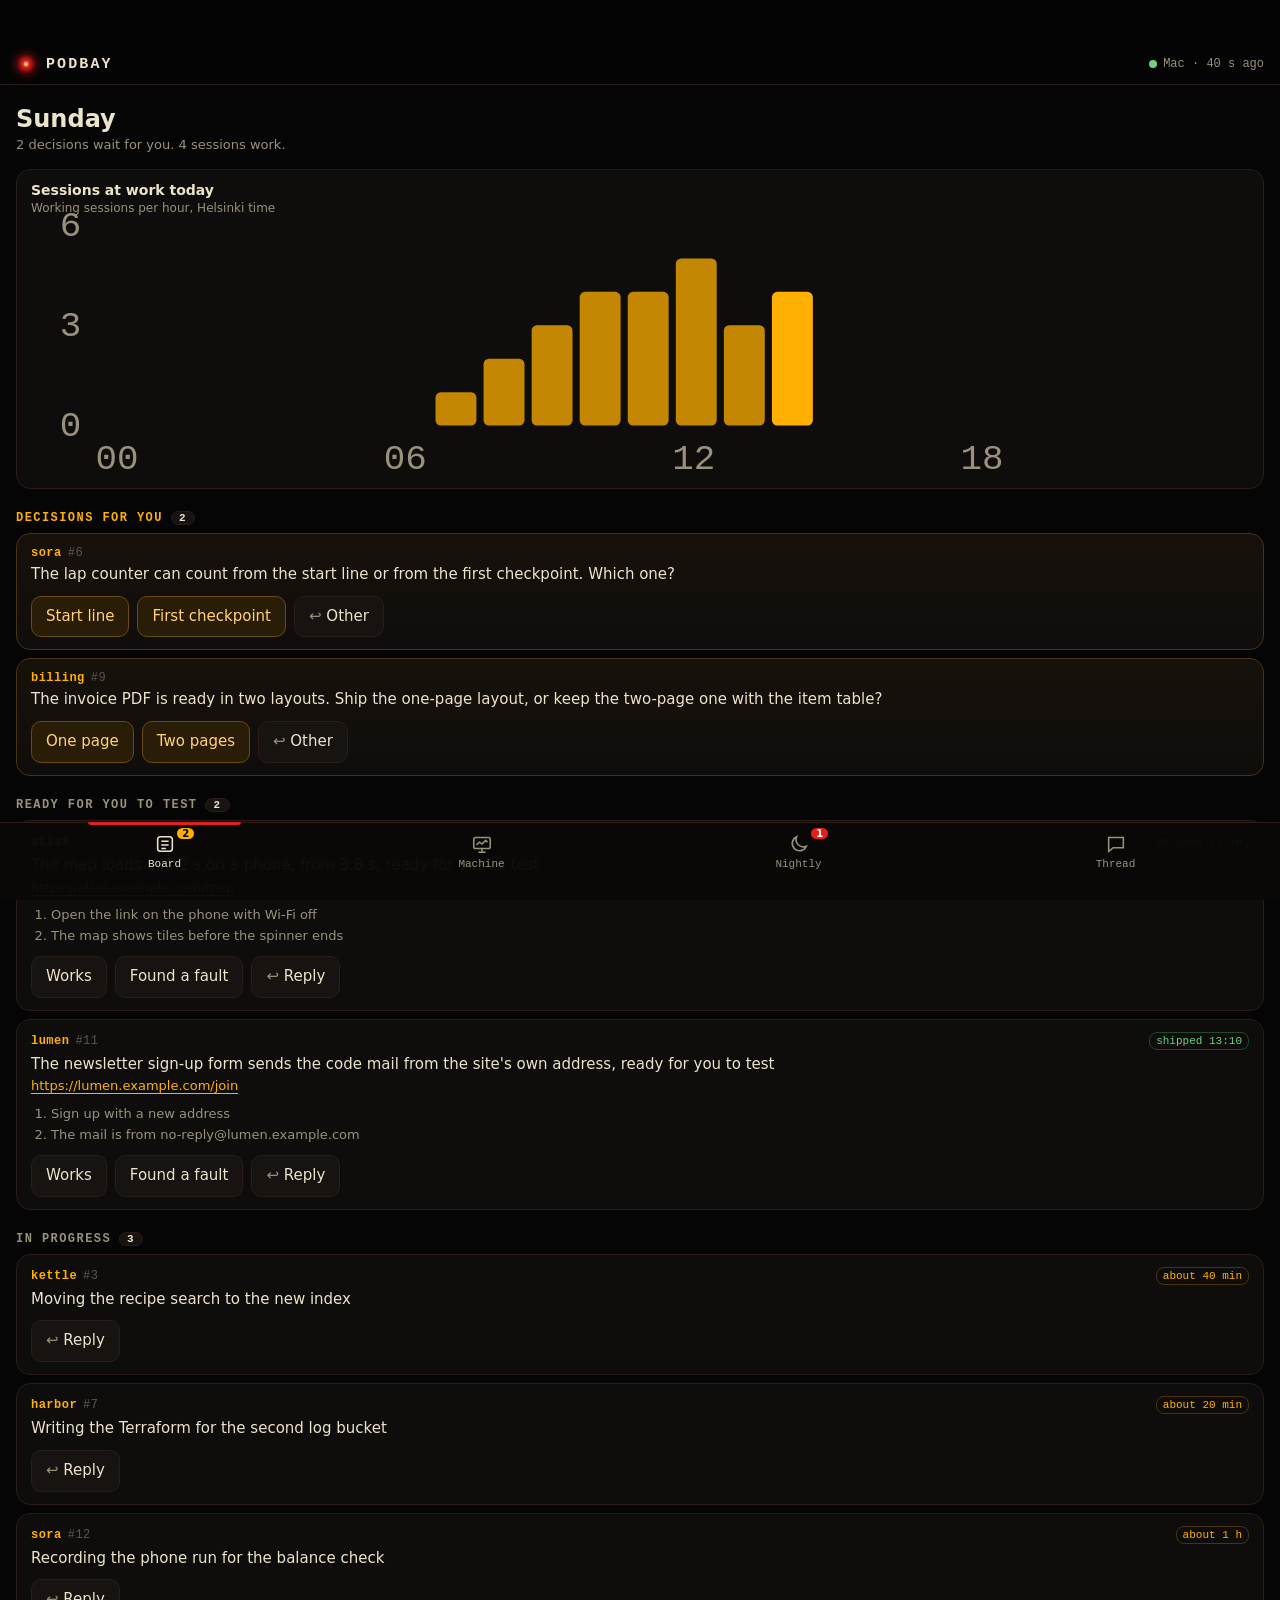
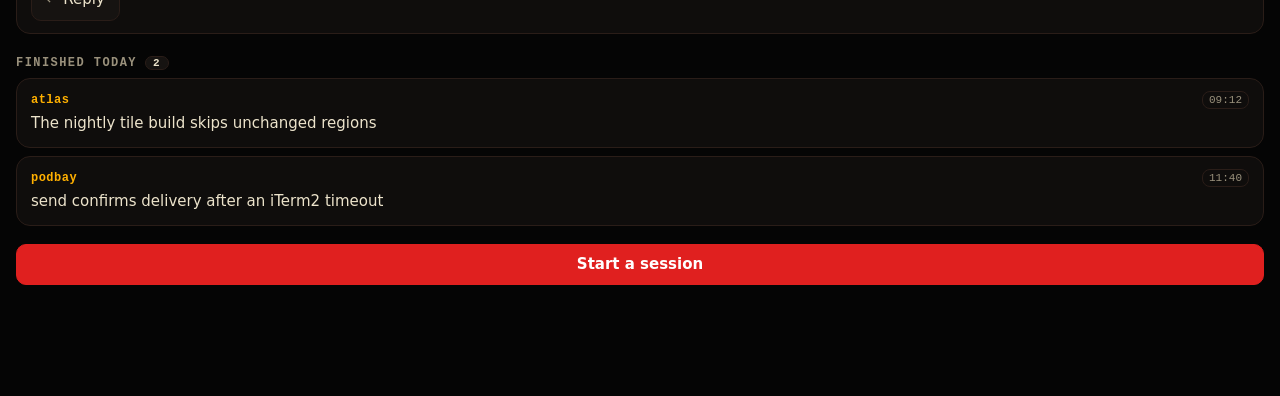
<file: mobile/mock/index.html>
<!doctype html>
<html lang="en">
<head>
<meta charset="utf-8">
<meta name="viewport" content="width=device-width, initial-scale=1, viewport-fit=cover">
<meta name="robots" content="noindex, nofollow">
<meta name="theme-color" content="#050505">
<title>podbay mobile · vision mock</title>
<!--
  The vision mock of podbay mobile (docs/adr/0001-podbay-mobile.md). One
  static page, made-up sessions and jobs, no network. The hash picks the
  screen: #board, #reply, #machine, #nightly, #log, #thread.
  scripts/mobile_shots.py takes one iPhone 16 screenshot of each.
  This is the design only. The app in slice 4 is built fresh in mobile/app/.
-->
<style>
:root {
  --bg: #050505; --panel: #0f0d0c; --panel2: #161311; --line: #2a1d18;
  --fg: #ece3cb; --muted: #9a917c; --dim: #5d564a;
  --red: #e0201f; --amber: #ffb000; --green: #6fcf86; --blue: #6aa8f0;
  --mono: "IBM Plex Mono", ui-monospace, Menlo, monospace;
  --sans: "IBM Plex Sans", -apple-system, system-ui, sans-serif;
  color-scheme: dark;
}
* { box-sizing: border-box; }
html, body { margin: 0; background: var(--bg); color: var(--fg); }
body { font: 15px/1.45 var(--sans); -webkit-text-size-adjust: 100%; padding-bottom: 92px; }
button { font: inherit; color: inherit; cursor: pointer; }

/* Header */
.top { position: sticky; top: 0; z-index: 5; background: rgba(5,5,5,.94); backdrop-filter: blur(8px);
  display: flex; align-items: center; justify-content: space-between; padding: 54px 16px 10px; border-bottom: 1px solid var(--line); }
.brand { display: flex; align-items: center; gap: 10px; font: 600 15px var(--mono); letter-spacing: .14em; }
.eye { width: 20px; height: 20px; border-radius: 50%; background: radial-gradient(circle at 50% 50%, #ffd27a 0 8%, var(--red) 22%, #5a0606 62%, #1a0202 100%); box-shadow: 0 0 10px rgba(224,32,31,.55); }
.fresh { font: 12px var(--mono); color: var(--muted); display: flex; align-items: center; gap: 6px; }
.fresh i { width: 8px; height: 8px; border-radius: 50%; background: var(--green); display: inline-block; }

main { padding: 6px 16px 0; }
h1 { font: 600 24px/1.2 var(--sans); margin: 14px 0 2px; }
.sub { color: var(--muted); font-size: 13px; margin: 0 0 14px; }
h2 { font: 600 12px var(--mono); letter-spacing: .12em; text-transform: uppercase; color: var(--muted);
  margin: 22px 0 8px; display: flex; align-items: center; gap: 8px; }
h2 .n { background: var(--panel2); border: 1px solid var(--line); color: var(--fg); border-radius: 10px; padding: 0 7px; font-size: 11px; }
h2.ask { color: var(--amber); }

.card { background: var(--panel); border: 1px solid var(--line); border-radius: 14px; padding: 12px 14px; margin-bottom: 8px; }
.card.ask { border-color: #4a3410; background: linear-gradient(#17110a, var(--panel)); }
.repo { font: 600 12px var(--mono); color: var(--amber); letter-spacing: .04em; }
.repo .t { color: var(--dim); font-weight: 400; margin-left: 6px; }
.line { margin: 4px 0 0; }
.meta { color: var(--muted); font-size: 13px; margin-top: 4px; }
.link { color: var(--amber); font-size: 13px; word-break: break-all; text-decoration: underline; text-underline-offset: 3px; }
ol.steps { margin: 8px 0 0; padding-left: 20px; color: var(--muted); font-size: 13px; }
ol.steps li { margin: 2px 0; }

.row { display: flex; gap: 8px; flex-wrap: wrap; margin-top: 10px; }
.btn { border: 1px solid var(--line); background: var(--panel2); border-radius: 10px; padding: 9px 14px; min-height: 40px; font-weight: 500; }
.btn.opt { border-color: #6b4a12; background: #2a1d07; color: #ffd27a; }
.btn.primary { background: var(--red); border-color: var(--red); color: #fff; font-weight: 600; }
.btn.ghost { background: transparent; color: var(--muted); }
.btn.wide { width: 100%; }
.btn.reply::before { content: "↩ "; color: var(--muted); }

.mini { display: flex; align-items: center; justify-content: space-between; gap: 10px; }
.chip { font: 11px var(--mono); color: var(--muted); border: 1px solid var(--line); border-radius: 8px; padding: 2px 6px; white-space: nowrap; }
.chip.green { color: var(--green); border-color: #1e4a2a; }
.chip.red { color: #ff7a6a; border-color: #5a1a14; }
.chip.amber { color: var(--amber); border-color: #4a3410; }

/* Charts */
svg { display: block; width: 100%; height: auto; overflow: visible; }
svg text { font: 10px var(--mono); fill: var(--muted); }
.chartcard h3 { font: 600 14px var(--sans); margin: 0; }
.chartcard .q { color: var(--muted); font-size: 12px; margin: 2px 0 8px; }
.big { font: 600 22px var(--mono); }
.big small { font-size: 12px; color: var(--muted); font-weight: 400; margin-left: 4px; }
.grid2 { display: grid; grid-template-columns: 1fr 1fr; gap: 8px; }
.grid2 .card { margin: 0; }

/* Nightly grid */
.ng { display: grid; grid-template-columns: 104px repeat(7, 1fr); gap: 4px; align-items: center; }
.ng .h { font: 10px var(--mono); color: var(--muted); text-align: center; }
.ng .j { font: 12px var(--mono); white-space: nowrap; overflow: hidden; text-overflow: ellipsis; }
.ng .j small { display: block; color: var(--dim); font-size: 10px; }
.cell { height: 30px; border-radius: 6px; border: 0; padding: 0; }
.cell.ok { background: #1f5a33; }
.cell.fail { background: var(--red); }
.cell.miss { background: transparent; border: 2px solid var(--red); }
.cell.none { background: #1a1816; }
.cell.sel { outline: 2px solid var(--amber); outline-offset: 2px; }
.legend { display: flex; gap: 12px; flex-wrap: wrap; font: 11px var(--mono); color: var(--muted); margin-top: 10px; }
.legend span::before { content: ""; display: inline-block; width: 10px; height: 10px; border-radius: 3px; margin-right: 5px; vertical-align: -1px; }
.legend .ok::before { background: #1f5a33; } .legend .fail::before { background: var(--red); }
.legend .miss::before { border: 2px solid var(--red); width: 6px; height: 6px; } .legend .none::before { background: #1a1816; }

/* Bars (quota, login) */
.bar { height: 10px; background: #1d1a17; border-radius: 5px; overflow: hidden; position: relative; }
.bar b { display: block; height: 100%; border-radius: 5px; background: var(--green); }
.bar b.warn { background: var(--amber); } .bar b.hot { background: var(--red); }
.qrow { display: grid; grid-template-columns: 84px 1fr 92px; gap: 10px; align-items: center; font-size: 13px; margin: 8px 0; }
.qrow .r { font: 11px var(--mono); color: var(--muted); text-align: right; }
.acct { font: 600 13px var(--mono); margin-top: 6px; display: flex; justify-content: space-between; }

/* Tab bar */
.tabs { position: fixed; left: 0; right: 0; bottom: 0; z-index: 6; display: grid; grid-template-columns: repeat(4, 1fr);
  background: rgba(10,9,8,.97); border-top: 1px solid var(--line); padding: 0 6px 26px; }
.tab { background: none; border: 0; padding: 10px 0 4px; font: 11px var(--mono); color: var(--muted); position: relative; display: flex; flex-direction: column; align-items: center; gap: 3px; }
.tab svg { width: 22px; height: 22px; }
.tab svg * { stroke: currentColor; fill: none; stroke-width: 1.7; }
.tab.on { color: var(--fg); }
.tab.on::before { content: ""; position: absolute; top: -1px; left: 26%; right: 26%; height: 3px; background: var(--red); border-radius: 0 0 3px 3px; }
.badge { position: absolute; top: 5px; left: 54%; background: var(--red); color: #fff; font: 600 10px var(--sans); border-radius: 8px; padding: 0 5px; min-width: 16px; text-align: center; }
.badge.amber { background: var(--amber); color: #000; }

/* Sheet */
.scrim { position: fixed; inset: 0; background: rgba(0,0,0,.62); z-index: 8; }
.sheet { position: fixed; left: 0; right: 0; bottom: 0; z-index: 9; background: #12100e; border-top: 1px solid #3a2a20;
  border-radius: 20px 20px 0 0; padding: 10px 16px 34px; max-height: 88vh; overflow: auto; }
.grab { width: 40px; height: 5px; border-radius: 3px; background: #3a342d; margin: 0 auto 12px; }
.quote { border-left: 3px solid var(--amber); padding: 2px 0 2px 10px; color: var(--muted); font-size: 14px; margin: 8px 0 12px; }
textarea { width: 100%; min-height: 84px; background: #0a0908; color: var(--fg); border: 1px solid #3a2a20; border-radius: 12px; padding: 10px 12px; font: 15px/1.4 var(--sans); resize: none; }
.fine { font-size: 12px; color: var(--muted); margin: 8px 0 0; }
.opts { display: grid; grid-template-columns: 1fr 1fr; gap: 8px; margin: 4px 0 12px; }
.opts .btn { min-height: 52px; text-align: left; }
.opts .btn small { display: block; color: #c9a65a; font-size: 12px; font-weight: 400; }
pre.log { background: #0a0908; border: 1px solid var(--line); border-radius: 10px; padding: 10px; font: 11px/1.5 var(--mono); color: #cfc6ad;
  white-space: pre-wrap; word-break: break-word; margin: 10px 0; }
pre.log .e { color: #ff7a6a; }
.kv { display: grid; grid-template-columns: auto 1fr; gap: 2px 12px; font: 12px var(--mono); color: var(--muted); }
.kv b { color: var(--fg); font-weight: 500; }

/* Thread */
.msg { margin-bottom: 14px; }
.me { background: #2a0d0b; border: 1px solid #4a1712; border-radius: 14px 14px 4px 14px; padding: 10px 12px; margin-left: 40px; }
.hj { background: var(--panel); border: 1px solid var(--line); border-radius: 14px 14px 14px 4px; padding: 10px 12px; margin-right: 40px; margin-top: 6px; }
.who { font: 11px var(--mono); color: var(--muted); margin-bottom: 3px; display: flex; justify-content: space-between; gap: 8px; }
</style>
</head>
<body>
<header class="top">
  <div class="brand"><span class="eye"></span>PODBAY</div>
  <div class="fresh"><i></i><span id="fresh">Mac · 40 s ago</span></div>
</header>
<main id="main"></main>
<nav class="tabs" id="tabs"></nav>
<div id="overlay"></div>

<script>
// Made-up data. The real shape is podbay snapshot's state.json (ADR 0001).
const NOW_H = 14.6; // 14:36
const D = {
  decisions: [
    { repo: "sora", t: "#6", text: "The lap counter can count from the start line or from the first checkpoint. Which one?",
      options: [["Start line", "laps match the race clock"], ["First checkpoint", "the first lap is shorter"]] },
    { repo: "billing", t: "#9", text: "The invoice PDF is ready in two layouts. Ship the one-page layout, or keep the two-page one with the item table?",
      options: [["One page", "smaller, prints on A4"], ["Two pages", "the full item table"]] },
  ],
  test: [
    { repo: "atlas", t: "#4", text: "The map loads in 1.2 s on a phone, from 3.8 s, ready for you to test",
      link: "https://atlas.example.com/map", steps: ["Open the link on the phone with Wi-Fi off", "The map shows tiles before the spinner ends"] },
    { repo: "lumen", t: "#11", text: "The newsletter sign-up form sends the code mail from the site's own address, ready for you to test",
      link: "https://lumen.example.com/join", steps: ["Sign up with a new address", "The mail is from no-reply@lumen.example.com"] },
  ],
  progress: [
    { repo: "kettle", t: "#3", text: "Moving the recipe search to the new index", when: "about 40 min" },
    { repo: "harbor", t: "#7", text: "Writing the Terraform for the second log bucket", when: "about 20 min" },
    { repo: "sora", t: "#12", text: "Recording the phone run for the balance check", when: "about 1 h" },
  ],
  done: [
    { repo: "atlas", text: "The nightly tile build skips unchanged regions", at: "09:12" },
    { repo: "podbay", text: "send confirms delivery after an iTerm2 timeout", at: "11:40" },
  ],
};
const JOBS = [
  ["scraper", "02:00"], ["site-stats", "04:00"], ["radio-stats", "05:00"], ["atlas-stats", "06:00"],
  ["kettle-stats", "07:00"], ["podbay-stats", "07:30"], ["lumen-stats", "08:00"], ["backup", "09:00"],
  ["statswatch", "09:30"], ["weather-grid", "10:00"], ["facts-check", "10:15"], ["dnswatch", "10:30"],
  ["runs-publish", "10:45"], ["diskclean", "Sun 11:15"],
];
const NIGHTS = ["Su 2", "Mo 3", "Tu 4", "We 5", "Th 6", "Fr 7", "Sa 8"];
function cellState(j, n) {
  if (JOBS[j][0] === "diskclean") return n === 0 ? "ok" : "none";
  if (JOBS[j][0] === "radio-stats" && n === 4) return "fail";
  if (JOBS[j][0] === "scraper" && n === 6) return "fail";
  if (n === 5 && j < 3) return "miss"; // Friday: the Mac slept until 05:40
  return "ok";
}

const $ = (h) => { const t = document.createElement("template"); t.innerHTML = h.trim(); return t.content; };
const esc = (s) => String(s).replace(/[&<>"]/g, (c) => ({ "&": "&amp;", "<": "&lt;", ">": "&gt;", '"': "&quot;" }[c]));

/* ---------- charts (inline SVG) ---------- */
function series(n, f) { return Array.from({ length: n }, (_, i) => f(i)); }
function lineChart({ ys, w = 340, h = 96, max, min = 0, unit = "", color = "var(--amber)", limit, limitLabel, area = true, bare = false, xl = ["00", "06", "12", "18", "now"] }) {
  const pl = bare ? 0 : 28, pb = bare ? 2 : 16, iw = w - pl, ih = h - pb;
  const x = (i) => pl + (i / (ys.length - 1)) * iw;
  const y = (v) => ih - ((v - min) / (max - min)) * ih;
  const pts = ys.map((v, i) => `${x(i).toFixed(1)},${y(v).toFixed(1)}`).join(" ");
  const grid = bare ? "" : [min, (min + max) / 2, max].map((v) => `<line x1="${pl}" x2="${w}" y1="${y(v)}" y2="${y(v)}" stroke="#221c18"/><text x="${pl - 4}" y="${y(v) + 3}" text-anchor="end">${Math.round(v)}${unit}</text>`).join("");
  const xs = bare ? "" : xl.map((l, i) => `<text x="${pl + (i / (xl.length - 1)) * iw}" y="${h - 3}" text-anchor="${i === xl.length - 1 ? "end" : "middle"}">${l}</text>`).join("");
  const lim = limit != null ? `<line x1="${pl}" x2="${w}" y1="${y(limit)}" y2="${y(limit)}" stroke="var(--red)" stroke-dasharray="4 3"/><text x="${w}" y="${y(limit) - 4}" text-anchor="end" style="fill:#ff7a6a">${limitLabel}</text>` : "";
  const fill = area ? `<polygon points="${pl},${ih} ${pts} ${w},${ih}" fill="${color}" opacity=".14"/>` : "";
  return `<svg viewBox="0 0 ${w} ${h}" role="img">${grid}${fill}<polyline points="${pts}" fill="none" stroke="${color}" stroke-width="1.8" stroke-linejoin="round"/>${lim}${xs}<circle cx="${x(ys.length - 1)}" cy="${y(ys[ys.length - 1])}" r="3" fill="${color}"/></svg>`;
}
function timeline({ spans, w = 340, h = 22, label }) {
  // spans: [[fromHour, toHour, "up"|"down"]]
  const pl = 0, x = (hr) => pl + (hr / 24) * (w - pl);
  const r = spans.map(([a, b, s]) => `<rect x="${x(a)}" y="4" width="${Math.max(1, x(b) - x(a))}" height="12" rx="2" fill="${s === "up" ? "#1f5a33" : "var(--red)"}"/>`).join("");
  return `<svg viewBox="0 0 ${w} ${h}" role="img" aria-label="${label}">${r}</svg>`;
}
function hourBars(vals, w = 340, h = 70) {
  const pl = 18, pb = 14, iw = w - pl, ih = h - pb, bw = iw / 24 - 2, max = 6;
  const bars = vals.map((v, i) => `<rect x="${pl + i * (iw / 24) + 1}" y="${ih - (v / max) * ih}" width="${bw}" height="${(v / max) * ih}" rx="1.5" fill="${i > NOW_H ? "#1a1816" : "var(--amber)"}" opacity="${i === Math.floor(NOW_H) ? 1 : .75}"/>`).join("");
  const ax = [0, 6, 12, 18].map((hr) => `<text x="${pl + hr * (iw / 24)}" y="${h - 2}">${String(hr).padStart(2, "0")}</text>`).join("");
  const yl = [0, 3, 6].map((v) => `<text x="${pl - 4}" y="${ih - (v / max) * ih + 3}" text-anchor="end">${v}</text>`).join("");
  return `<svg viewBox="0 0 ${w} ${h}" role="img">${yl}${bars}${ax}</svg>`;
}
function stacked(w = 340, h = 150) {
  const projects = [["scraper", "#e0201f"], ["site", "#6aa8f0"], ["atlas", "#ffb000"], ["kettle", "#6fcf86"], ["lumen", "#b88cf0"]];
  const data = [[38, 12, 9, 7, 6], [41, 11, 10, 7, 6], [36, 13, 9, 8, 6], [44, 12, 11, 7, 7], [52, 12, 9, 7, 6], [0, 0, 10, 8, 6], [61, 14, 10, 7, 6]];
  const pl = 26, pb = 16, iw = w - pl, ih = h - pb - 22, max = 100, step = iw / 7, bw = step - 10;
  let s = "";
  [0, 50, 100].forEach((v) => { const y = 22 + ih - (v / max) * ih; s += `<line x1="${pl}" x2="${w}" y1="${y}" y2="${y}" stroke="#221c18"/><text x="${pl - 4}" y="${y + 3}" text-anchor="end">${v}</text>`; });
  data.forEach((col, i) => {
    let acc = 0;
    col.forEach((v, k) => { if (!v) return; const y = 22 + ih - ((acc + v) / max) * ih; s += `<rect x="${pl + i * step + 5}" y="${y}" width="${bw}" height="${(v / max) * ih - 1}" fill="${projects[k][1]}" opacity=".85"/>`; acc += v; });
    s += `<text x="${pl + i * step + step / 2}" y="${h - 2}" text-anchor="middle">${NIGHTS[i].split(" ")[0]}</text>`;
    if (i === 5) s += `<text x="${pl + i * step + step / 2}" y="${22 + ih - 30}" text-anchor="middle" style="fill:#ff7a6a">slept</text>`;
  });
  s += `<text x="${pl - 4}" y="10" text-anchor="end">min</text>`;
  let lx = pl;
  projects.forEach(([n, c]) => { s += `<rect x="${lx}" y="2" width="9" height="9" rx="2" fill="${c}"/><text x="${lx + 12}" y="10">${n}</text>`; lx += 14 + n.length * 6.4 + 8; });
  return `<svg viewBox="0 0 ${w} ${h}" role="img">${s}</svg>`;
}

/* ---------- screens ---------- */
const replyBtn = (label = "Reply") => `<button class="btn reply">${label}</button>`;

function board() {
  const ask = D.decisions.map((d) => `<article class="card ask">
      <div class="repo">${esc(d.repo)}<span class="t">${d.t}</span></div>
      <p class="line">${esc(d.text)}</p>
      <div class="row">${d.options.map(([o]) => `<button class="btn opt">${esc(o)}</button>`).join("")}${replyBtn("Other")}</div>
    </article>`).join("");
  const test = D.test.map((d) => `<article class="card">
      <div class="mini"><div class="repo">${esc(d.repo)}<span class="t">${d.t}</span></div><span class="chip green">shipped 13:10</span></div>
      <p class="line">${esc(d.text)}</p>
      <a class="link">${esc(d.link)}</a>
      <ol class="steps">${d.steps.map((s) => `<li>${esc(s)}</li>`).join("")}</ol>
      <div class="row"><button class="btn">Works</button><button class="btn">Found a fault</button>${replyBtn()}</div>
    </article>`).join("");
  const prog = D.progress.map((d) => `<article class="card">
      <div class="mini"><div class="repo">${esc(d.repo)}<span class="t">${d.t}</span></div><span class="chip amber">${esc(d.when)}</span></div>
      <p class="line">${esc(d.text)}</p>
      <div class="row">${replyBtn()}</div>
    </article>`).join("");
  const done = D.done.map((d) => `<article class="card">
      <div class="mini"><div class="repo">${esc(d.repo)}</div><span class="chip">${d.at}</span></div>
      <p class="line">${esc(d.text)}</p>
    </article>`).join("");
  const work = [0,0,0,0,0,0,0,1,2,3,4,4,5,3,4,0,0,0,0,0,0,0,0,0];
  return `
    <h1>Sunday</h1>
    <p class="sub">2 decisions wait for you. 4 sessions work.</p>
    <article class="card chartcard"><h3>Sessions at work today</h3><p class="q">Working sessions per hour, Helsinki time</p>${hourBars(work)}</article>
    <h2 class="ask">Decisions for you <span class="n">${D.decisions.length}</span></h2>${ask}
    <h2>Ready for you to test <span class="n">${D.test.length}</span></h2>${test}
    <h2>In progress <span class="n">${D.progress.length}</span></h2>${prog}
    <h2>Finished today <span class="n">${D.done.length}</span></h2>${done}
    <div class="row" style="margin:18px 0 8px"><button class="btn primary wide">Start a session</button></div>`;
}

function machine() {
  const load = series(73, (i) => { const hr = i / 3; return 1.2 + (hr > 2 && hr < 3.6 ? 9 : 0) + (hr > 4 && hr < 8.6 ? 6 + 2 * Math.sin(i) : 0) + (hr > 9 && hr < 14.6 ? 2.5 + Math.sin(i * .7) : 0); });
  const disk = series(73, (i) => 62 - (i > 6 && i < 26 ? (i - 6) * 1.1 : i >= 26 ? 22 - (i - 26) * 0.05 : 0));
  const batt = series(73, (i) => (i < 22 ? 100 - i * 0.6 : Math.min(100, 87 + (i - 22) * 1.2)));
  return `
    <h1>Machine</h1>
    <p class="sub">The main Mac. Nothing needs you.</p>
    <div class="grid2">
      <article class="card"><div class="q" style="color:var(--muted);font-size:12px">Power</div><div class="big">100<small>% · on cable</small></div>${lineChart({ ys: batt, w: 160, h: 30, max: 100, color: "var(--green)", bare: true })}</article>
      <article class="card"><div class="q" style="color:var(--muted);font-size:12px">Docker</div><div class="big" style="color:var(--green)">up<small>since 01:45</small></div>${timeline({ spans: [[0, 1.75, "down"], [1.75, NOW_H, "up"]], w: 160, label: "Docker today" })}</article>
    </div>
    <h2>Last 24 hours</h2>
    <article class="card chartcard"><h3>CPU load</h3><p class="q">1-minute load average. Over the red line, podbay calls the Mac overloaded.</p>${lineChart({ ys: load, max: 16, limit: 12, limitLabel: "overloaded", xl: ["00", "06", "12", "now"] })}</article>
    <article class="card chartcard"><h3>Disk free</h3><p class="q">GiB free on the data volume. Under 15 the push says deal with it today.</p>${lineChart({ ys: disk, max: 80, unit: "", limit: 15, limitLabel: "15 GiB", color: "var(--blue)", xl: ["00", "06", "12", "now"] })}</article>
    <h2>Background jobs today</h2>
    <article class="card">
      ${["keepawake", "powerwatch", "dockerup"].map((n) => `<div class="qrow"><span class="mono" style="font-family:var(--mono);font-size:12px">${n}</span>${timeline({ spans: [[0, NOW_H, "up"]], w: 200, label: n })}<span class="r">running</span></div>`).join("")}
    </article>
    <h2>Claude logins</h2>
    <article class="card">
      <div class="qrow"><span style="font-family:var(--mono);font-size:12px">personal</span><div class="bar"><b style="width:78%"></b></div><span class="r">ends in 6 d</span></div>
      <div class="qrow"><span style="font-family:var(--mono);font-size:12px">work</span><div class="bar"><b class="warn" style="width:14%"></b></div><span class="r">ends in 19 h</span></div>
    </article>
    <h2>Quota windows</h2>
    <article class="card">
      <div class="acct"><span>personal</span><span class="chip green">use this one</span></div>
      <div class="qrow"><span>5 hours</span><div class="bar"><b style="width:31%"></b></div><span class="r">31% · 17:00</span></div>
      <div class="qrow"><span>Week</span><div class="bar"><b style="width:44%"></b></div><span class="r">44% · Thu</span></div>
      <div class="qrow"><span>Week, Opus</span><div class="bar"><b class="warn" style="width:71%"></b></div><span class="r">71% · Thu</span></div>
      <div class="acct" style="margin-top:12px"><span>work</span><span class="chip red">near the limit</span></div>
      <div class="qrow"><span>5 hours</span><div class="bar"><b class="hot" style="width:92%"></b></div><span class="r">92% · 15:00</span></div>
      <div class="qrow"><span>Week</span><div class="bar"><b class="warn" style="width:66%"></b></div><span class="r">66% · Tue</span></div>
    </article>
    <div class="row" style="margin:14px 0 8px">${replyBtn("Ask Head Jeeves about the Mac")}</div>`;
}

function nightly(sel) {
  let g = `<div class="ng"><span></span>${NIGHTS.map((n) => `<span class="h">${n}</span>`).join("")}`;
  JOBS.forEach(([name, at], j) => {
    g += `<span class="j">${name}<small>${at}</small></span>`;
    NIGHTS.forEach((_, n) => { const s = cellState(j, n); g += `<button class="cell ${s}${sel && sel[0] === j && sel[1] === n ? " sel" : ""}" aria-label="${name} ${NIGHTS[n]} ${s}"></button>`; });
  });
  g += "</div>";
  return `
    <h1>Nightly runs</h1>
    <p class="sub">Last night: 12 of 13 passed, scraper failed. Tap a night for its log.</p>
    <article class="card chartcard"><h3>Every job, the last 7 nights</h3><p class="q">One cell per scheduled run</p>${g}
      <div class="legend"><span class="ok">passed</span><span class="fail">failed</span><span class="miss">did not run</span><span class="none">not scheduled</span></div>
    </article>
    <article class="card chartcard"><h3>Where the pipeline time goes</h3><p class="q">clavesa run minutes per night, by project</p>${stacked()}</article>`;
}

function thread() {
  const m = [
    ["sora #6", "on “The lap counter can count from the start line…”", "Start line", "delivered 14:21", "Passed to sora #6. It moves the counter to the start line and asks for a phone run after."],
    ["New session", "kettle", "The search box should keep the last query when I come back to the page", "delivered 13:02", "Started kettle #3 with your line as its first prompt."],
    ["atlas #4", "on “The map loads in 1.2 s on a phone…”", "Works", "delivered 12:40", "Thanks. atlas is closed; the line moves to finished today."],
    ["Machine", "", "Why was Friday's scraper missing?", "expired 02:44", null],
  ];
  return `<h1>Thread</h1><p class="sub">Everything you sent, and what Head Jeeves did with it.</p>` + m.map(([to, about, text, st, ans]) => `
    <div class="msg">
      <div class="me"><div class="who"><span>to ${esc(to)}</span><span>${esc(st)}</span></div>${about ? `<div class="meta" style="margin:0 0 4px">${esc(about)}</div>` : ""}${esc(text)}</div>
      ${ans ? `<div class="hj"><div class="who"><span>Head Jeeves</span></div>${esc(ans)}</div>` : `<div class="hj" style="border-color:#5a1a14"><div class="who"><span style="color:#ff7a6a">Not sent: the Mac was asleep for 30 min</span></div><div class="row" style="margin-top:4px"><button class="btn">Send again</button></div></div>`}
    </div>`).join("");
}

function replySheet() {
  const d = D.decisions[0];
  return `<div class="scrim"></div><section class="sheet" role="dialog" aria-label="Answer">
    <div class="grab"></div>
    <div class="mini"><div class="repo">${esc(d.repo)}<span class="t">${d.t} asks</span></div><button class="btn ghost" style="min-height:32px;padding:4px 10px">Close</button></div>
    <div class="quote">${esc(d.text)}</div>
    <div class="opts">${d.options.map(([o, s]) => `<button class="btn opt">${esc(o)}<small>${esc(s)}</small></button>`).join("")}</div>
    <label class="fine" for="t" style="display:block;margin:0 0 6px">Or write the answer</label>
    <textarea id="t">Start line, and show the lap time under the counter</textarea>
    <div class="row"><button class="btn primary wide">Send to Head Jeeves</button></div>
    <p class="fine">Reaches Head Jeeves in about 15 s and goes to sora #6 with the question quoted. If the Mac does not take it in 30 min, it is not sent and the Thread tab says so.</p>
  </section>`;
}

function logSheet() {
  return `<div class="scrim"></div><section class="sheet" role="dialog" aria-label="Run log">
    <div class="grab"></div>
    <div class="mini"><div class="repo">radio-stats<span class="t">Thu 5 Nov 05:00</span></div><span class="chip red">failed · exit 1</span></div>
    <div class="kv" style="margin-top:10px"><span>started</span><b>05:00:00</b><span>ended</span><b>05:06:41</b><span>took</span><b>6 min 41 s</b><span>usual</span><b>5 to 7 min</b></div>
    <pre class="log">05:06:12 events: 1 412 rows from 38 log files
05:06:30 sessions: joined 412 visits
05:06:38 publish: PutObject data/analytics.json
<span class="e">05:06:40 ERROR ExpiredToken: the security token
  included in the request is expired</span>
<span class="e">05:06:41 run-analytics.sh: publish failed, exit 1</span></pre>
    <p class="fine" style="margin-bottom:10px">Head Jeeves got this failure at 05:06 and opened a fix session (radio #14).</p>
    <div class="row"><button class="btn primary wide">Ask Head Jeeves about this run</button></div>
  </section>`;
}

/* ---------- tabs and routing ---------- */
const ICONS = {
  board: '<svg viewBox="0 0 24 24"><rect x="4" y="4" width="16" height="16" rx="3"/><path d="M8 9h8M8 13h8M8 17h5"/></svg>',
  machine: '<svg viewBox="0 0 24 24"><rect x="3" y="5" width="18" height="12" rx="2"/><path d="M8 21h8M12 17v4"/><path d="M6 13l3-3 3 2 4-4 2 2"/></svg>',
  nightly: '<svg viewBox="0 0 24 24"><path d="M20 14.5A8 8 0 0 1 9.5 4a8 8 0 1 0 10.5 10.5z"/></svg>',
  thread: '<svg viewBox="0 0 24 24"><path d="M4 5h16v11H9l-5 4z"/></svg>',
};
function tabs(on) {
  const t = [["board", "Board", '<span class="badge amber">2</span>'], ["machine", "Machine", ""], ["nightly", "Nightly", '<span class="badge">1</span>'], ["thread", "Thread", ""]];
  return t.map(([id, label, b]) => `<button class="tab${id === on ? " on" : ""}" aria-current="${id === on ? "page" : "false"}">${ICONS[id]}${label}${b}</button>`).join("");
}
function route() {
  const h = (location.hash || "#board").slice(1);
  const screens = { board, reply: board, machine, nightly: () => nightly(), log: () => nightly([2, 4]), thread };
  const tab = { reply: "board", log: "nightly" }[h] || h;
  document.getElementById("main").innerHTML = (screens[h] || board)();
  document.getElementById("tabs").innerHTML = tabs(tab);
  document.getElementById("overlay").innerHTML = h === "reply" ? replySheet() : h === "log" ? logSheet() : "";
  window.scrollTo(0, 0);
  document.body.dataset.ready = h;
}
addEventListener("hashchange", route);
route();
</script>
</body>
</html>
</file>
